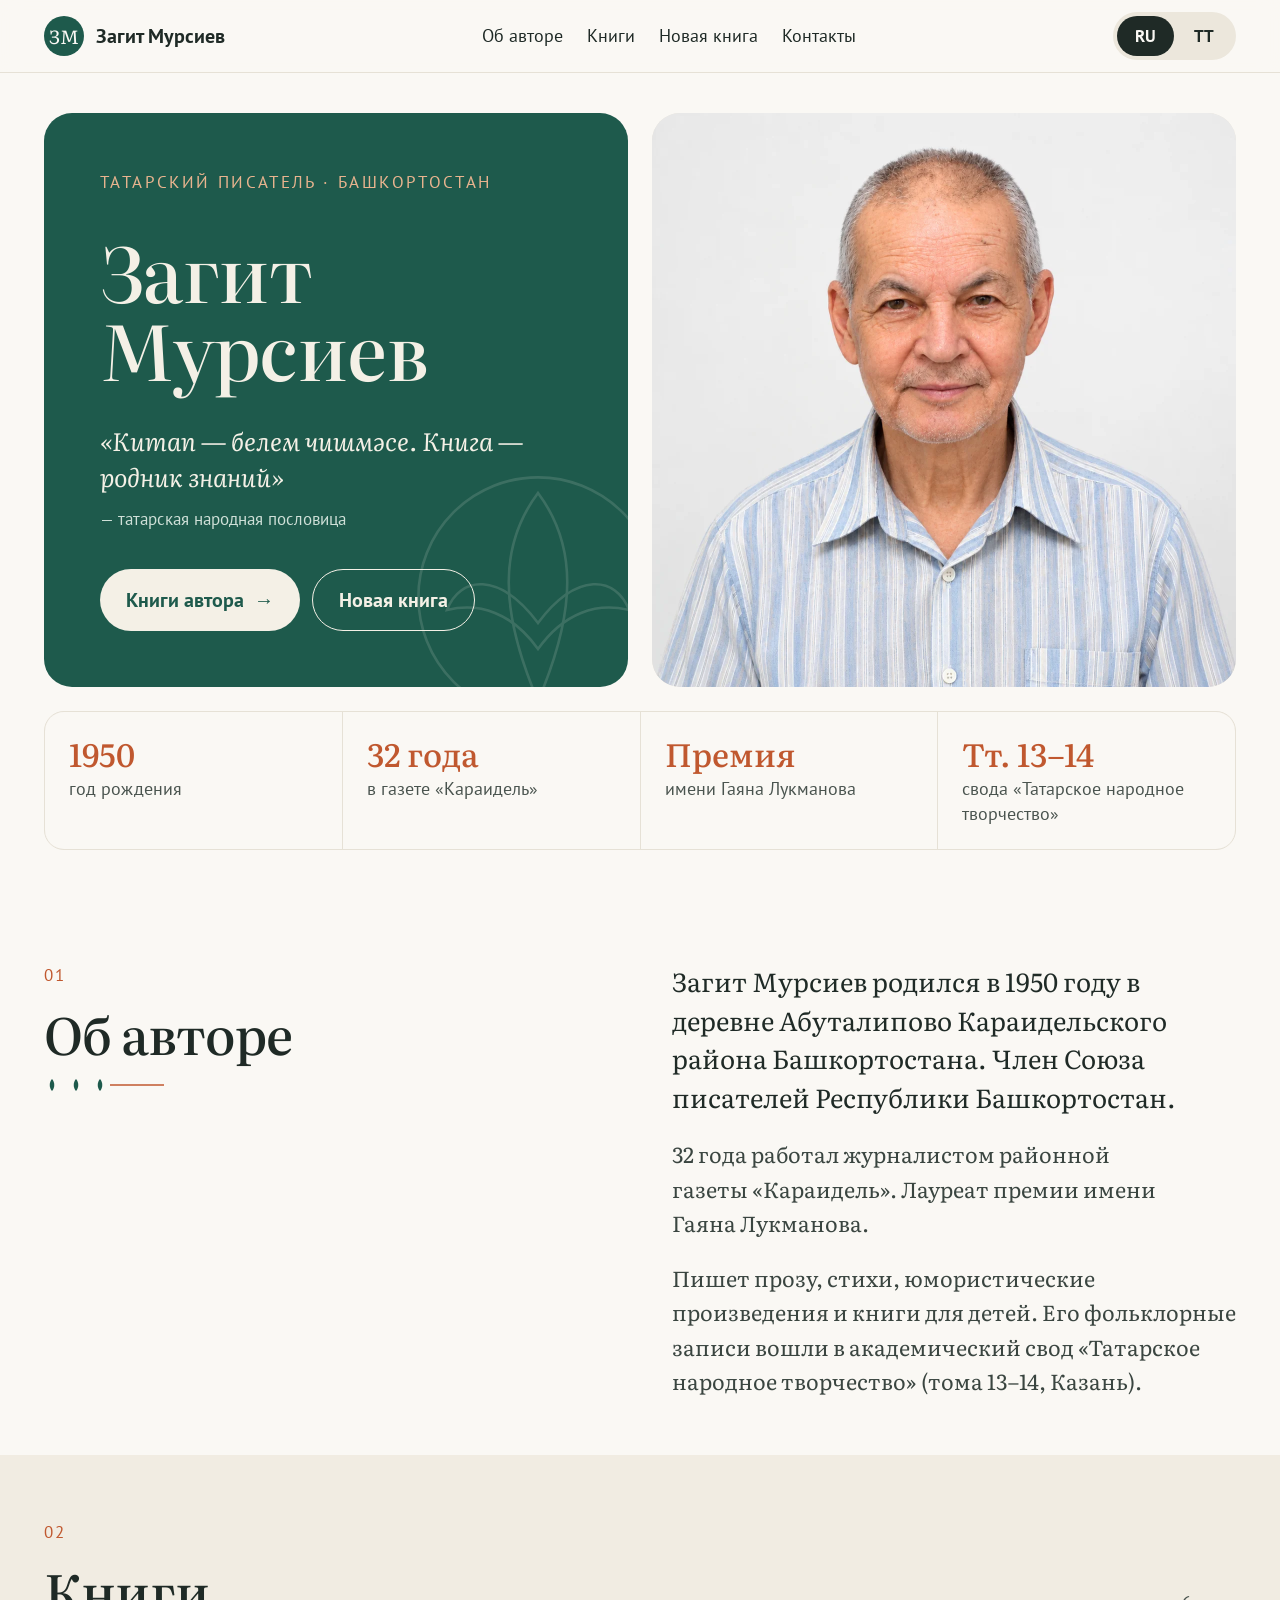
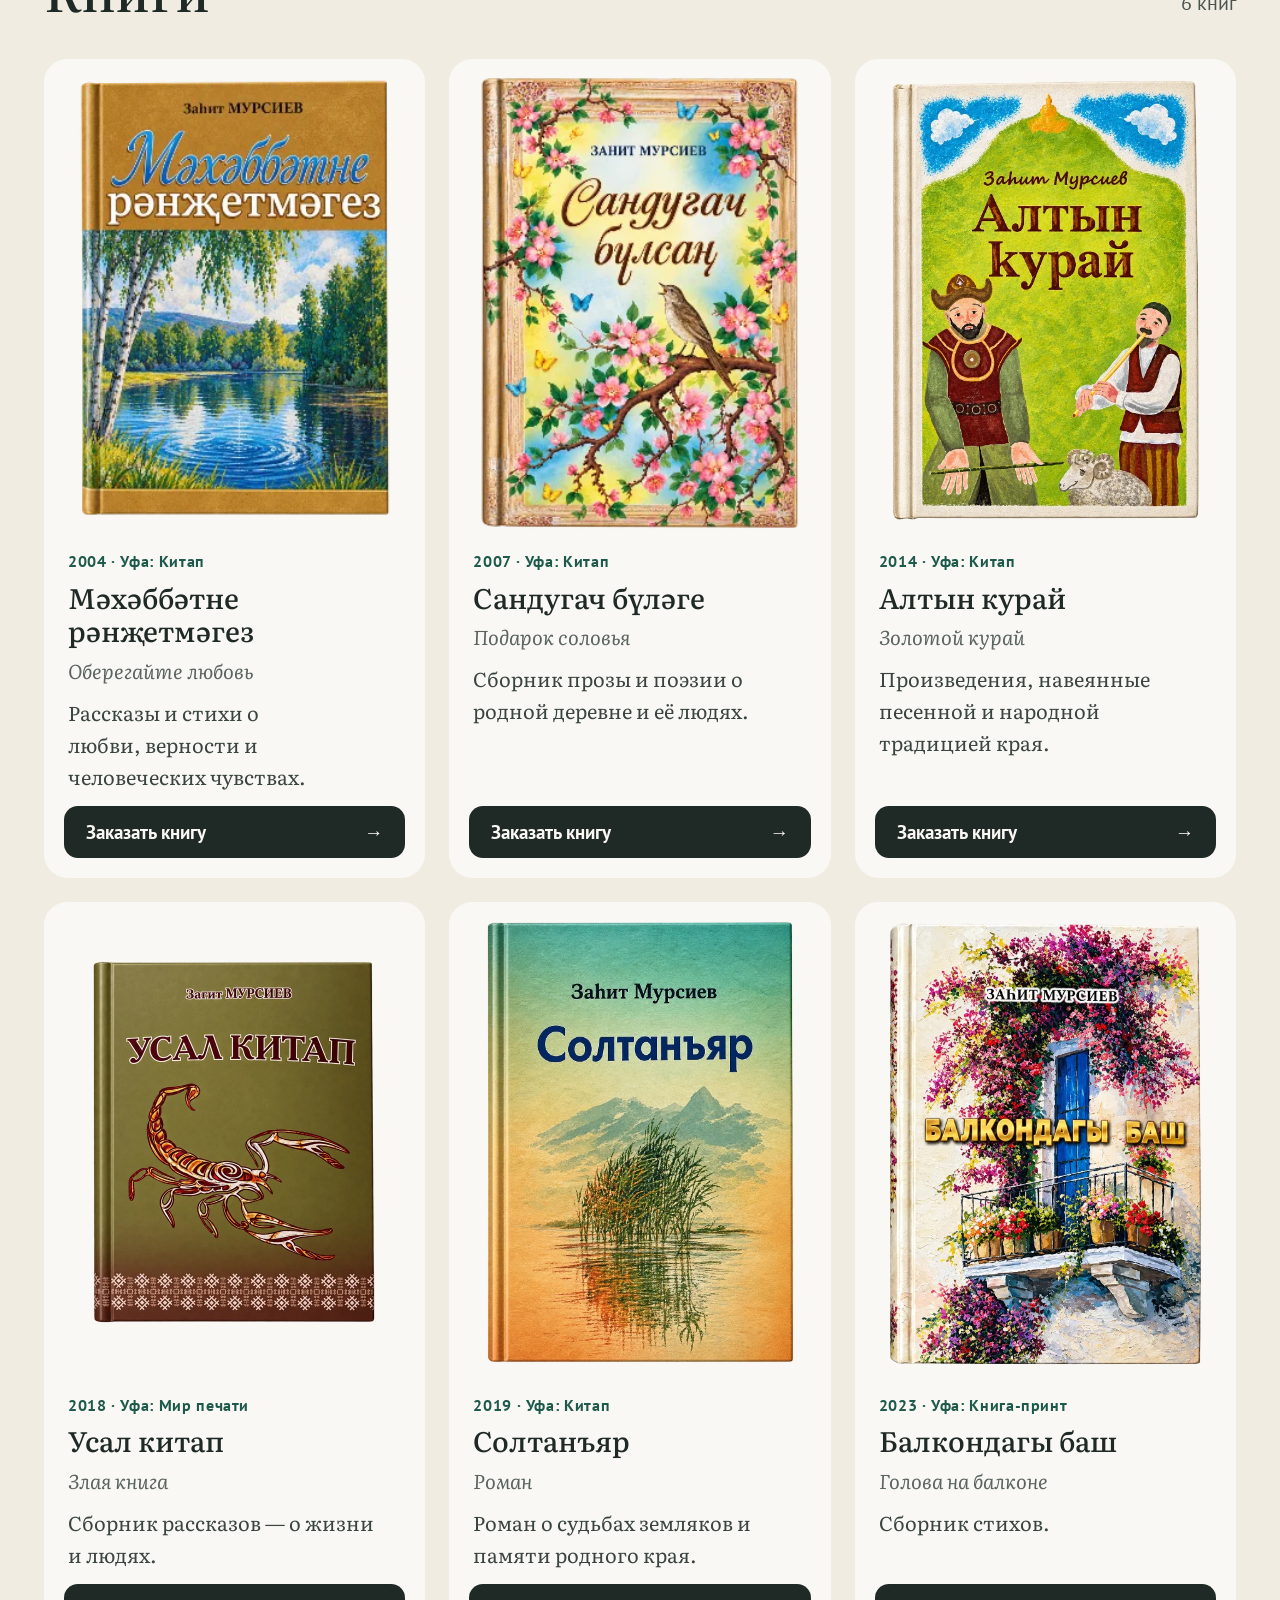
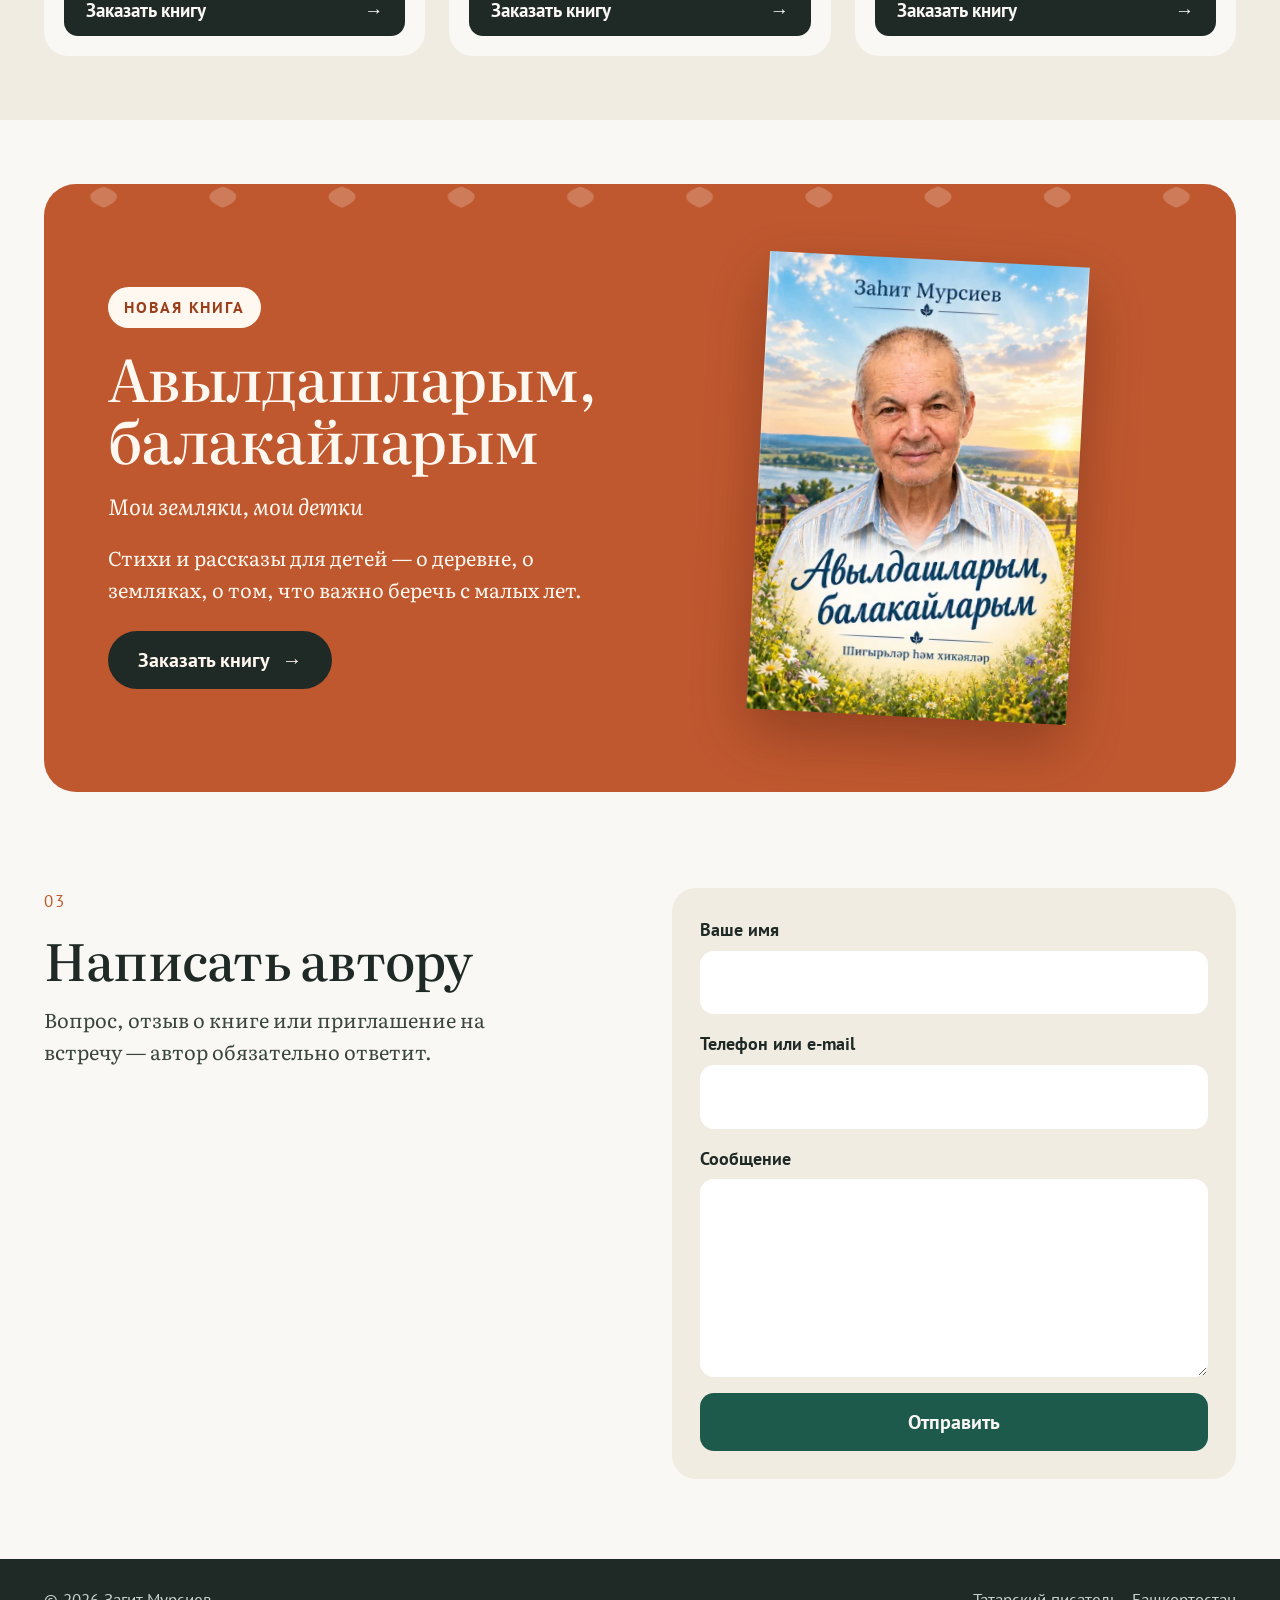
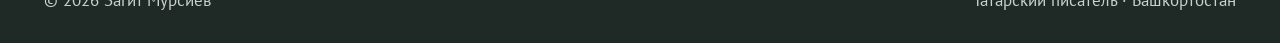
<file: docs/index.html>
<!DOCTYPE html>
<html lang="ru">
<head>
<meta charset="utf-8">
<meta name="viewport" content="width=device-width, initial-scale=1">
<title>Заһит Мурсиев — Загит Мурсиев</title>
<meta name="description" content="Загит Мурсиев — татарский писатель из Башкортостана. Книги, новая книга, заказ книг и связь с автором.">
<link rel="icon" href="favicon.ico" sizes="any">
<link rel="icon" href="favicon-32.png" type="image/png" sizes="32x32">
<link rel="apple-touch-icon" href="apple-touch-icon.png">
<link rel="manifest" href="site.webmanifest">
<meta name="theme-color" content="#1E5A4C">
<link rel="preconnect" href="https://fonts.googleapis.com">
<link rel="preconnect" href="https://fonts.gstatic.com" crossorigin>
<link href="https://fonts.googleapis.com/css2?family=Literata:ital,opsz,wght@0,7..72,400;0,7..72,500;0,7..72,600;1,7..72,400&amp;family=PT+Sans:wght@400;700&amp;display=swap" rel="stylesheet">
<link rel="stylesheet" href="styles.css">
</head>
<body>

<header class="site-header">
  <div class="wrap header-inner sans">
    <a href="#home" class="brand">
      <span class="brand-mark">ЗМ</span>
      <span class="brand-name" data-i18n="name">Загит Мурсиев</span>
    </a>
    <nav class="nav" id="site-nav">
      <a href="#about" data-i18n="navAbout">Об авторе</a>
      <a href="#books" data-i18n="navBooks">Книги</a>
      <a href="#new" data-i18n="navNew">Новая книга</a>
      <a href="#contacts" data-i18n="navContacts">Контакты</a>
    </nav>
    <div class="lang-switch" role="group" aria-label="Язык / Тел">
      <button type="button" data-lang="ru" aria-pressed="true">RU</button>
      <button type="button" data-lang="tt" aria-pressed="false">TT</button>
    </div>
    <button type="button" class="menu-btn" id="menu-btn" aria-expanded="false" aria-controls="site-nav" aria-label="Меню">
      <svg class="icon-open" width="24" height="24" viewBox="0 0 24 24" aria-hidden="true"><path d="M4 7h16M4 12h16M4 17h16" stroke="currentColor" stroke-width="2" stroke-linecap="round"/></svg>
      <svg class="icon-close" width="24" height="24" viewBox="0 0 24 24" aria-hidden="true"><path d="M6 6l12 12M18 6L6 18" stroke="currentColor" stroke-width="2" stroke-linecap="round"/></svg>
    </button>
  </div>
</header>

<main>

<section id="home" class="wrap hero-section">
  <div class="hero-grid">
    <div class="hero-card">
      <svg class="hero-ornament" viewBox="0 0 200 200" aria-hidden="true"><g fill="none" stroke="#F4F0E6" stroke-width="2"><path d="M100 20C130 60 130 110 100 180C70 110 70 60 100 20Z"/><path d="M100 120C70 80 40 84 30 110C55 104 80 112 100 140C120 112 145 104 170 110C160 84 130 80 100 120Z"/><circle cx="100" cy="100" r="92"/></g></svg>
      <div class="kicker sans hero-kicker" data-i18n="heroKicker">Татарский писатель · Башкортостан</div>
      <h1 class="hero-title" data-i18n="name">Загит Мурсиев</h1>
      <div class="hero-quote">
        <div class="hero-quote-text">«<span data-i18n="quote">Китап — белем чишмәсе. Книга — родник знаний</span>»</div>
        <div class="hero-quote-src sans">— <span data-i18n="quoteSrc">татарская народная пословица</span></div>
      </div>
      <div class="hero-actions sans">
        <a href="#books" class="btn-light"><span data-i18n="heroBtnBooks">Книги автора</span> <span aria-hidden="true">→</span></a>
        <a href="#new" class="btn-outline" data-i18n="heroBtnNew">Новая книга</a>
      </div>
    </div>
    <div class="hero-photo">
      <img src="images/author-photo.webp" alt="Загит Мурсиев" data-i18n-alt="name" width="1168" height="1168">
    </div>
  </div>
  <div class="facts" id="facts"></div>
</section>

<section id="about" class="wrap section">
  <div class="two-col">
    <div class="section-head">
      <div class="kicker sans accent">01</div>
      <h2 class="section-title" data-i18n="aboutTitle">Об авторе</h2>
      <svg width="120" height="16" viewBox="0 0 120 16" aria-hidden="true"><g fill="#1E5A4C"><path d="M8 2C11 5 11 11 8 14C5 11 5 5 8 2Z"/><path d="M32 2C35 5 35 11 32 14C29 11 29 5 32 2Z"/><path d="M56 2C59 5 59 11 56 14C53 11 53 5 56 2Z"/></g><path d="M66 8H120" stroke="#C0582F" stroke-width="1.5"/></svg>
    </div>
    <div class="about-text">
      <p class="about-lead" data-i18n="about1"></p>
      <p data-i18n="about2"></p>
      <p data-i18n="about3"></p>
    </div>
  </div>
</section>

<section id="books" class="books-section">
  <div class="wrap books-inner">
    <div class="books-head">
      <div class="section-head">
        <div class="kicker sans accent">02</div>
        <h2 class="section-title" data-i18n="booksTitle">Книги</h2>
      </div>
      <div class="books-count sans" data-i18n="booksCount">6 книг</div>
    </div>
    <div class="books-grid" id="books-grid"></div>
  </div>
</section>

<section id="new" class="wrap new-section">
  <div class="new-card">
    <svg class="new-ornament" viewBox="0 0 400 40" preserveAspectRatio="none" aria-hidden="true"><defs><pattern id="tul" width="40" height="40" patternUnits="userSpaceOnUse"><path d="M20 4C26 12 26 24 20 34C14 24 14 12 20 4Z" fill="#FFF8F0"/></pattern></defs><rect width="400" height="40" fill="url(#tul)"/></svg>
    <div class="new-body">
      <div class="new-badge sans" data-i18n="newKicker">Новая книга</div>
      <h2 class="new-title">Авылдашларым, балакайларым</h2>
      <div class="new-sub" data-i18n="newSub"></div>
      <p class="new-desc" data-i18n="newDesc"></p>
      <button type="button" class="btn-new sans" id="order-new"><span data-i18n="orderBtn">Заказать книгу</span> <span aria-hidden="true">→</span></button>
    </div>
    <div class="new-cover">
      <img src="images/cover-new.webp" alt="Авылдашларым, балакайларым" width="448" height="640">
    </div>
  </div>
</section>

<section id="contacts" class="wrap contacts-section">
  <div class="two-col contacts-grid">
    <div class="section-head">
      <div class="kicker sans accent">03</div>
      <h2 class="section-title" data-i18n="contactsTitle">Написать автору</h2>
      <p class="contacts-lead" data-i18n="contactsLead"></p>
    </div>
    <div>
      <div class="sent-box" id="sent-box" hidden>
        <div class="sent-msg" data-i18n="sentMsg"></div>
        <button type="button" class="btn-again sans" id="send-again" data-i18n="sentAgain">Написать ещё</button>
      </div>
      <form class="contact-form" id="contact-form">
        <label class="field sans">
          <span data-i18n="fName">Ваше имя</span>
          <input name="name" required autocomplete="name">
        </label>
        <label class="field sans">
          <span data-i18n="fContact">Телефон или e-mail</span>
          <input name="contact" required>
        </label>
        <label class="field sans">
          <span data-i18n="fMsg">Сообщение</span>
          <textarea name="msg" required rows="5"></textarea>
        </label>
        <button type="submit" class="btn-submit sans" data-i18n="fSend">Отправить</button>
      </form>
    </div>
  </div>
</section>

</main>

<footer class="site-footer sans">
  <div class="wrap footer-inner">
    <span>© <span id="year"></span> <span data-i18n="name">Загит Мурсиев</span></span>
    <span data-i18n="heroKicker">Татарский писатель · Башкортостан</span>
  </div>
</footer>

<div class="modal-backdrop" id="order-modal" hidden>
  <div class="modal" role="dialog" aria-modal="true" aria-labelledby="order-book">
    <button type="button" class="modal-close" id="order-close" aria-label="Закрыть">×</button>
    <div class="modal-kicker sans" data-i18n="mTitle">Заказ книги</div>
    <h3 class="modal-book" id="order-book"></h3>
    <label class="modal-field sans">
      <span data-i18n="mText">Готовый текст (можно изменить):</span>
      <textarea id="order-text" rows="6"></textarea>
    </label>
    <div class="modal-choose sans" data-i18n="mChoose">Куда отправить заказ?</div>
    <div class="modal-channels sans">
      <a id="order-wa" class="ch ch-wa" target="_blank" rel="noopener">WhatsApp</a>
      <a id="order-tg" class="ch ch-tg" target="_blank" rel="noopener">Telegram</a>
      <a id="order-mail" class="ch ch-mail" data-i18n="mEmail">Почта</a>
    </div>
    <div class="modal-note sans" data-i18n="mTgNote"></div>
    <div class="modal-copied sans" id="order-copied" data-i18n="mCopied" hidden></div>
  </div>
</div>

<script src="app.js"></script>
</body>
</html>
</file>
<file: docs/styles.css>
/* Palette */
:root {
  --bg: #FAF8F4;
  --bg-alt: #F1ECE2;
  --chip: #ECE7DC;
  --line: #E6E1D6;
  --ink: #1F2A26;
  --ink-2: #3A4540;
  --ink-3: #4A544F;
  --ink-4: #5B6560;
  --green: #1E5A4C;
  --green-dark: #123B31;
  --terra: #C0582F;
  --cream: #F4F0E6;
}

*, *::before, *::after { box-sizing: border-box; }
[hidden] { display: none !important; }

html { scroll-behavior: smooth; }
body {
  margin: 0;
  background: var(--bg);
  color: var(--ink);
  font-family: 'Literata', Georgia, serif;
  font-size: 20px;
  line-height: 1.6;
  -webkit-text-size-adjust: 100%;
}
a { color: var(--green); }
a:hover { color: var(--green-dark); }
section[id] { scroll-margin-top: 84px; }
img { display: block; }

.sans { font-family: 'PT Sans', sans-serif; }
.wrap { max-width: 1240px; margin: 0 auto; }
.kicker { font-size: 0.85em; letter-spacing: 0.14em; text-transform: uppercase; }
.accent { color: var(--terra); }

/* Header */
.site-header {
  position: sticky; top: env(safe-area-inset-top, 0px); z-index: 20;
  background: rgba(250, 248, 244, 0.92);
  -webkit-backdrop-filter: blur(10px);
  backdrop-filter: blur(10px);
  border-bottom: 1px solid var(--line);
}
.header-inner {
  padding: 12px 24px;
  display: flex; flex-wrap: wrap; align-items: center; justify-content: space-between;
  gap: 10px 28px;
}
.brand { text-decoration: none; color: var(--ink); display: flex; align-items: center; gap: 12px; }
.brand:hover { color: var(--ink); }
.brand-mark {
  width: 40px; height: 40px; border-radius: 50%;
  background: var(--green); color: var(--bg);
  display: flex; align-items: center; justify-content: center;
  font-family: 'Literata', serif; font-size: 0.95em;
}
.brand-name { font-weight: 700; font-size: 1em; }
.nav { display: flex; flex-wrap: wrap; gap: 4px 24px; font-size: 0.9em; }
.nav a { text-decoration: none; color: var(--ink); padding: 8px 0; }
.nav a:hover { color: var(--terra); }
.lang-switch { display: flex; background: var(--chip); border-radius: 999px; padding: 4px; font-size: 0.85em; gap: 2px; }
.lang-switch button {
  border: 0; padding: 8px 18px; min-height: 40px; border-radius: 999px; cursor: pointer;
  font-family: inherit; font-size: inherit; font-weight: 700;
  background: transparent; color: var(--ink);
}
.lang-switch button[aria-pressed="true"] { background: var(--ink); color: var(--bg); }
.menu-btn {
  display: none;
  width: 48px; height: 48px; flex: none;
  border: 0; border-radius: 14px; background: var(--chip); color: var(--ink);
  align-items: center; justify-content: center; cursor: pointer;
}
.menu-btn .icon-close { display: none; }
.menu-open .menu-btn .icon-open { display: none; }
.menu-open .menu-btn .icon-close { display: block; }

/* Compact header on phones and small tablets: nav goes under the ☰ button */
@media (max-width: 900px) {
  .header-inner { flex-wrap: wrap; gap: 0 8px; padding: 8px 24px; }
  .brand { order: 1; min-width: 0; flex: 1 1 0; gap: 10px; }
  .brand-name { font-size: 0.95em; white-space: nowrap; overflow: hidden; text-overflow: ellipsis; }
  .lang-switch { order: 2; flex: none; }
  .lang-switch button { padding: 6px 12px; }
  .menu-btn { display: inline-flex; order: 3; }
  .nav {
    order: 4; display: none; flex-basis: 100%;
    flex-direction: column; gap: 0; font-size: 1.05em;
    margin-top: 8px; border-top: 1px solid var(--line);
  }
  .menu-open .nav { display: flex; }
  .nav a { padding: 14px 4px; border-bottom: 1px solid var(--line); }
  .nav a:last-child { border-bottom: 0; }
}
@media (max-width: 380px) {
  .header-inner { padding: 8px 16px; }
  .brand-mark { display: none; }
}

/* Hero */
.hero-section { padding: 40px 24px 56px; }
.hero-grid {
  display: grid;
  grid-template-columns: repeat(auto-fit, minmax(min(100%, 420px), 1fr));
  gap: 24px; align-items: stretch;
}
.hero-card {
  background: var(--green); color: var(--cream);
  border-radius: 28px; padding: clamp(28px, 5vw, 56px);
  display: flex; flex-direction: column; justify-content: space-between; gap: 36px;
  position: relative; overflow: hidden;
}
.hero-ornament { position: absolute; right: -40px; bottom: -40px; width: 260px; height: 260px; opacity: 0.14; }
.hero-kicker { color: #E9B48F; }
.hero-title {
  margin: 0; font-weight: 500; font-size: clamp(2.4em, 6vw, 3.8em);
  line-height: 1.02; letter-spacing: -0.02em; text-wrap: balance;
}
.hero-quote { display: flex; flex-direction: column; gap: 10px; max-width: 30em; position: relative; }
.hero-quote-text { font-style: italic; font-size: 1.25em; line-height: 1.45; }
.hero-quote-src { font-size: 0.85em; color: #CFE0D8; }
.hero-actions { display: flex; flex-wrap: wrap; gap: 12px; position: relative; }
.btn-light, .btn-outline {
  text-decoration: none; padding: 14px 26px; border-radius: 999px; min-height: 52px;
  display: inline-flex; align-items: center; font-weight: 700;
}
.btn-light { background: var(--cream); color: var(--green); gap: 10px; }
.btn-light:hover { background: #FFFFFF; color: var(--green); }
.btn-outline { border: 1.5px solid var(--cream); color: var(--cream); }
.btn-outline:hover { background: rgba(244, 240, 230, 0.12); color: var(--cream); }
.hero-photo { position: relative; min-height: 480px; border-radius: 28px; overflow: hidden; background: var(--chip); }
.hero-photo img { position: absolute; inset: 0; width: 100%; height: 100%; object-fit: cover; }

.facts {
  display: grid; grid-template-columns: repeat(4, 1fr);
  gap: 1px; background: var(--line); border: 1px solid var(--line);
  border-radius: 20px; overflow: hidden; margin-top: 24px;
}
.fact { background: var(--bg); padding: 22px 24px; display: flex; flex-direction: column; gap: 4px; }
.fact-big { font-size: 1.6em; font-weight: 500; color: var(--terra); line-height: 1.2; }
.fact-small { font-family: 'PT Sans', sans-serif; font-size: 0.9em; color: var(--ink-3); line-height: 1.4; }
/* 4 in a row → 2×2 on medium screens → one column on phones */
@media (max-width: 1000px) { .facts { grid-template-columns: repeat(2, 1fr); } }
@media (max-width: 560px) { .facts { grid-template-columns: 1fr; } }

/* Sections */
.section { padding: 56px 24px; }
.two-col {
  display: grid; grid-template-columns: repeat(auto-fit, minmax(min(100%, 320px), 1fr));
  gap: 32px 64px;
}
.section-head { display: flex; flex-direction: column; gap: 16px; }
.section-title {
  margin: 0; font-weight: 500; font-size: clamp(2em, 4vw, 2.8em);
  line-height: 1.1; letter-spacing: -0.015em;
}
.about-text { display: flex; flex-direction: column; gap: 20px; font-size: 1.08em; max-width: 40em; }
.about-text p { margin: 0; text-wrap: pretty; color: var(--ink-2); }
.about-text .about-lead { font-size: 1.2em; line-height: 1.5; color: inherit; }

/* Books */
.books-section { background: var(--bg-alt); }
.books-inner { padding: 64px 24px; }
.books-head {
  display: flex; flex-wrap: wrap; justify-content: space-between; align-items: flex-end;
  gap: 16px; margin-bottom: 40px;
}
.books-count { color: var(--ink-3); }
.books-grid {
  display: grid; grid-template-columns: repeat(auto-fill, minmax(min(100%, 340px), 1fr));
  gap: 24px;
}
.book {
  background: var(--bg); border-radius: 24px; padding: 20px;
  display: flex; flex-direction: column; gap: 14px;
}
.book-cover {
  margin: -20px -20px 0; aspect-ratio: 4 / 5;
  border-radius: 24px 24px 0 0; overflow: hidden; background: var(--bg);
}
.book-cover img { width: 100%; height: 100%; object-fit: contain; }
.book-info { display: flex; flex-direction: column; gap: 6px; padding: 0 4px; }
.book-meta { font-family: 'PT Sans', sans-serif; font-size: 0.8em; color: var(--green); font-weight: 700; letter-spacing: 0.04em; }
.book-title { margin: 0; font-weight: 500; font-size: 1.4em; line-height: 1.2; }
.book-sub { font-style: italic; color: var(--ink-4); }
.book-sub:empty { display: none; }
.book-desc { margin: 4px 0 0; text-wrap: pretty; color: var(--ink-2); }
.btn-order {
  margin-top: auto; border: 0; background: var(--ink); color: var(--bg);
  padding: 14px 22px; min-height: 52px; border-radius: 14px;
  font-family: 'PT Sans', sans-serif; font-weight: 700; font-size: 0.95em; cursor: pointer;
  display: flex; justify-content: space-between; align-items: center;
}
.btn-order:hover { background: var(--terra); }

/* New book */
.new-section { padding: 64px 24px; }
.new-card {
  background: var(--terra); color: #FFF8F0; border-radius: 32px;
  padding: clamp(28px, 5vw, 64px);
  display: grid; grid-template-columns: repeat(auto-fit, minmax(min(100%, 300px), 1fr));
  gap: 48px; align-items: center; position: relative; overflow: hidden;
}
.new-ornament { position: absolute; left: 0; right: 0; top: 0; width: 100%; height: 28px; opacity: 0.22; }
.new-body { display: flex; flex-direction: column; gap: 18px; position: relative; }
.new-badge {
  display: inline-flex; align-self: flex-start; background: #FFF8F0; color: #9A3F1C;
  font-weight: 700; font-size: 0.8em; letter-spacing: 0.12em; text-transform: uppercase;
  padding: 8px 16px; border-radius: 999px;
}
.new-title {
  margin: 0; font-weight: 500; font-size: clamp(2.1em, 4.6vw, 3em);
  line-height: 1.05; letter-spacing: -0.02em; text-wrap: balance;
}
/* Phones: «балакайларым» must fit the card width */
@media (max-width: 600px) {
  .new-section { padding-inline: 16px; }
  .new-card { padding: 32px 24px; }
  .new-title { font-size: clamp(1.3em, 8.4vw, 2.1em); }
}
.new-sub { font-style: italic; font-size: 1.1em; }
.new-desc { margin: 0; text-wrap: pretty; max-width: 32em; }
.btn-new {
  align-self: flex-start; border: 0; background: var(--ink); color: #FFF8F0;
  padding: 16px 30px; min-height: 56px; border-radius: 999px;
  font-weight: 700; font-size: 1em; cursor: pointer; margin-top: 8px;
  display: inline-flex; gap: 12px; align-items: center;
}
.btn-new:hover { background: #000000; }
.new-cover {
  aspect-ratio: 2 / 3; width: 100%; max-width: 320px; justify-self: center;
  filter: drop-shadow(0 24px 30px rgba(60, 20, 5, 0.35));
  transform: rotate(3deg); position: relative;
}
.new-cover img { width: 100%; height: 100%; object-fit: contain; }

/* Contacts */
.contacts-section { padding: 32px 24px 80px; }
.contacts-grid { align-items: start; }
.contacts-lead { margin: 0; color: var(--ink-2); max-width: 24em; }
.sent-box {
  background: #E3EEE9; border-radius: 24px; padding: 32px;
  display: flex; flex-direction: column; gap: 16px; align-items: flex-start;
}
.sent-msg { font-size: 1.2em; }
.btn-again {
  border: 1.5px solid var(--green); background: transparent; color: var(--green);
  padding: 10px 22px; min-height: 48px; border-radius: 999px;
  font-weight: 700; font-size: 0.9em; cursor: pointer;
}
.contact-form {
  display: flex; flex-direction: column; gap: 16px;
  background: var(--bg-alt); border-radius: 24px; padding: 28px;
}
.field { display: flex; flex-direction: column; gap: 6px; }
.field > span { font-weight: 700; font-size: 0.9em; }
.field input, .field textarea {
  font: inherit; font-size: 1.05em; padding: 14px 16px;
  border: 1.5px solid transparent; border-radius: 14px;
  background: #FFFFFF; color: var(--ink); outline: none;
}
.field input { min-height: 56px; }
.field textarea { resize: vertical; }
.field input:focus, .field textarea:focus { border-color: var(--green); }
.btn-submit {
  border: 0; background: var(--green); color: var(--bg);
  padding: 16px 30px; min-height: 56px; border-radius: 14px;
  font-weight: 700; font-size: 1em; cursor: pointer;
}
.btn-submit:hover { background: var(--green-dark); }

/* Footer */
.site-footer { background: var(--ink); color: #C9D1CC; }
.footer-inner {
  padding: 28px 24px; display: flex; flex-wrap: wrap; justify-content: space-between;
  gap: 12px; font-size: 0.85em;
}

/* Order modal */
.modal-backdrop {
  position: fixed; inset: 0; z-index: 50;
  background: rgba(20, 28, 25, 0.6);
  -webkit-backdrop-filter: blur(4px);
  backdrop-filter: blur(4px);
  display: flex; align-items: center; justify-content: center;
  padding: 16px; overflow-y: auto;
}
.modal {
  background: var(--bg); border-radius: 28px; max-width: 560px; width: 100%;
  padding: 28px 24px; display: flex; flex-direction: column; gap: 16px;
  box-shadow: 0 30px 80px rgba(0, 0, 0, 0.35); position: relative;
  max-height: calc(100vh - 32px); overflow-y: auto;
}
.modal-close {
  position: absolute; top: 14px; right: 14px; width: 48px; height: 48px;
  border: 0; border-radius: 50%; background: var(--chip);
  font-size: 1.5em; line-height: 1; cursor: pointer; color: var(--ink);
}
.modal-kicker { font-size: 0.8em; letter-spacing: 0.12em; text-transform: uppercase; color: var(--terra); font-weight: 700; }
.modal-book { margin: 0; padding-right: 52px; font-weight: 500; font-size: 1.5em; line-height: 1.2; }
.modal-field { display: flex; flex-direction: column; gap: 6px; }
.modal-field > span { font-size: 0.9em; color: var(--ink-3); }
.modal-field textarea {
  font: inherit; font-size: 1em; padding: 14px 16px; border: 0; border-radius: 14px;
  background: var(--bg-alt); color: var(--ink); resize: vertical;
}
.modal-choose { font-weight: 700; font-size: 0.95em; }
.modal-channels {
  display: grid; grid-template-columns: repeat(auto-fit, minmax(140px, 1fr));
  gap: 10px; font-weight: 700;
}
.ch {
  text-decoration: none; color: #FFFFFF; padding: 14px; min-height: 60px; border-radius: 14px;
  display: flex; align-items: center; justify-content: center; font-size: 1em;
}
.ch:hover { color: #FFFFFF; }
.ch-wa { background: #1F7A45; }
.ch-wa:hover { background: #17613A; }
.ch-tg { background: #23689A; }
.ch-tg:hover { background: #1B5580; }
.ch-mail { background: var(--ink); }
.ch-mail:hover { background: #000000; }
.modal-note { font-size: 0.85em; color: var(--ink-4); line-height: 1.45; }
.modal-copied { font-size: 0.9em; color: #1F7A45; font-weight: 700; }
</file>
